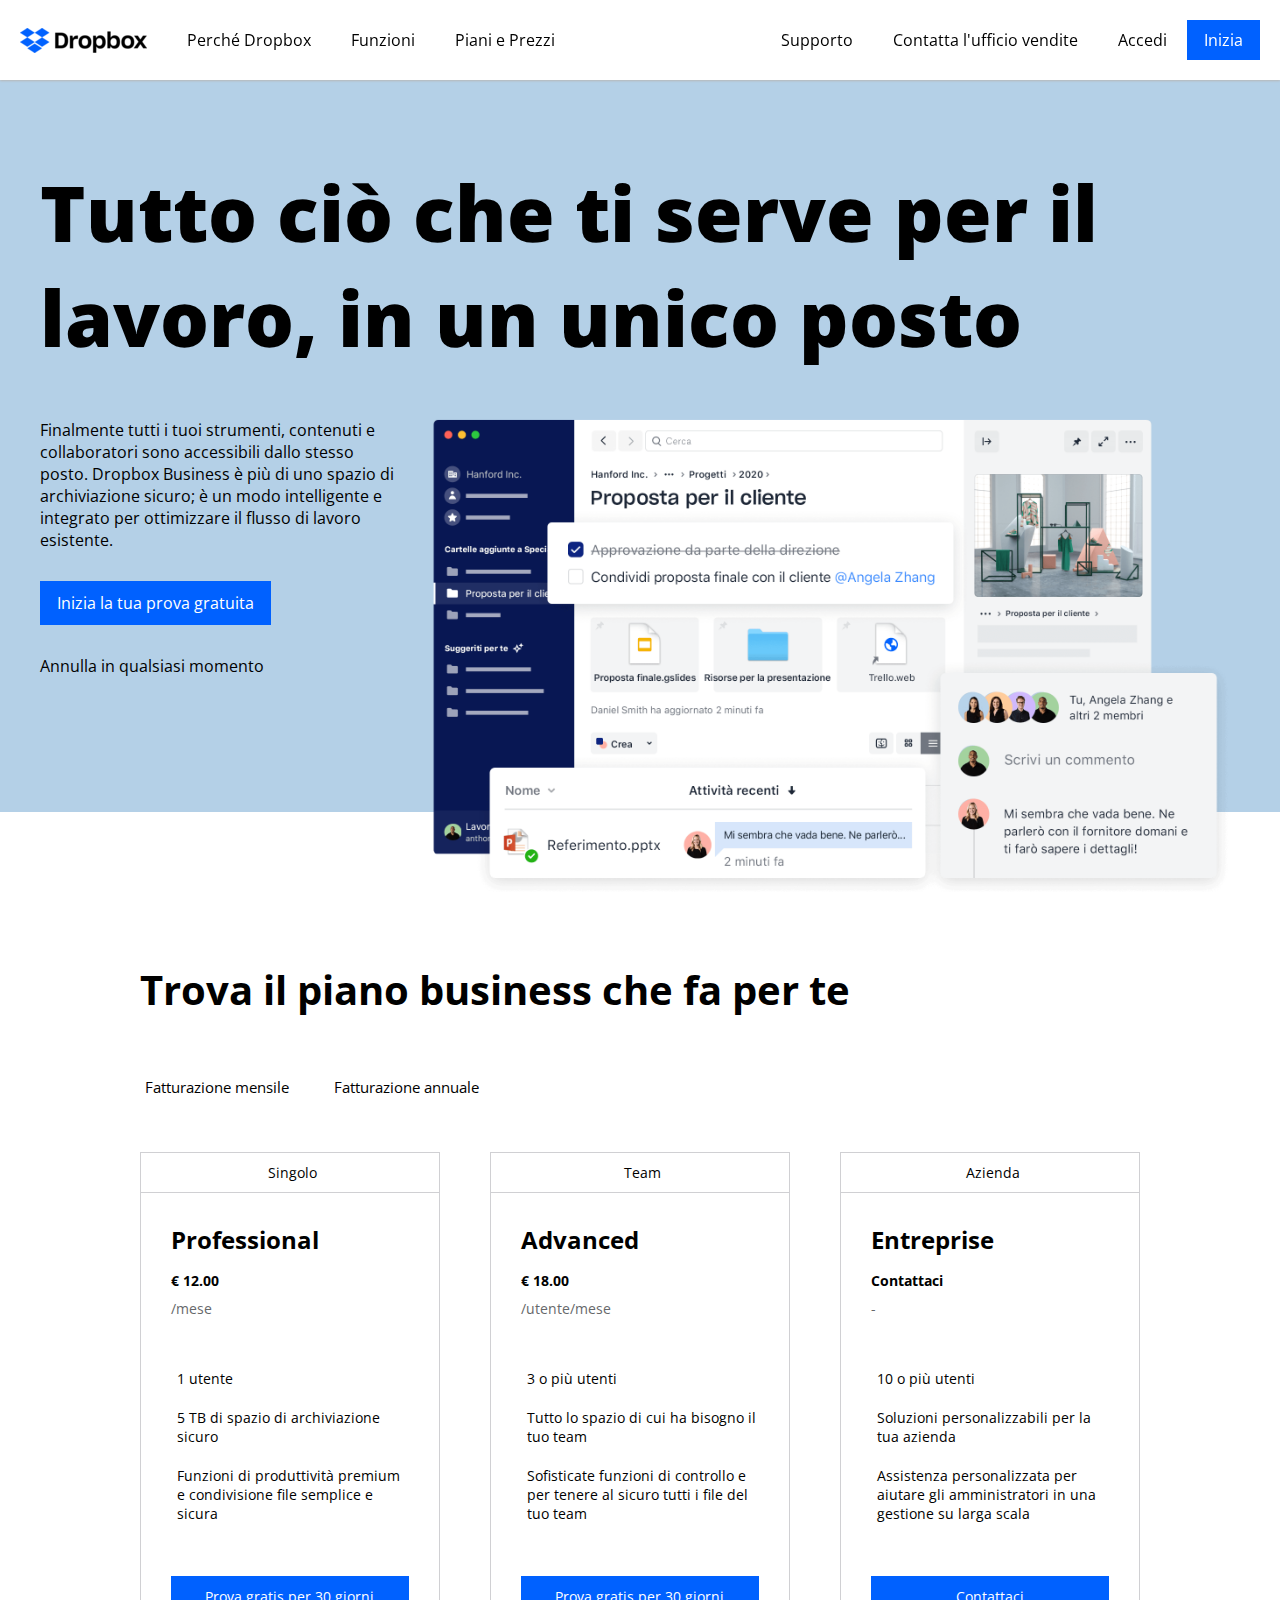
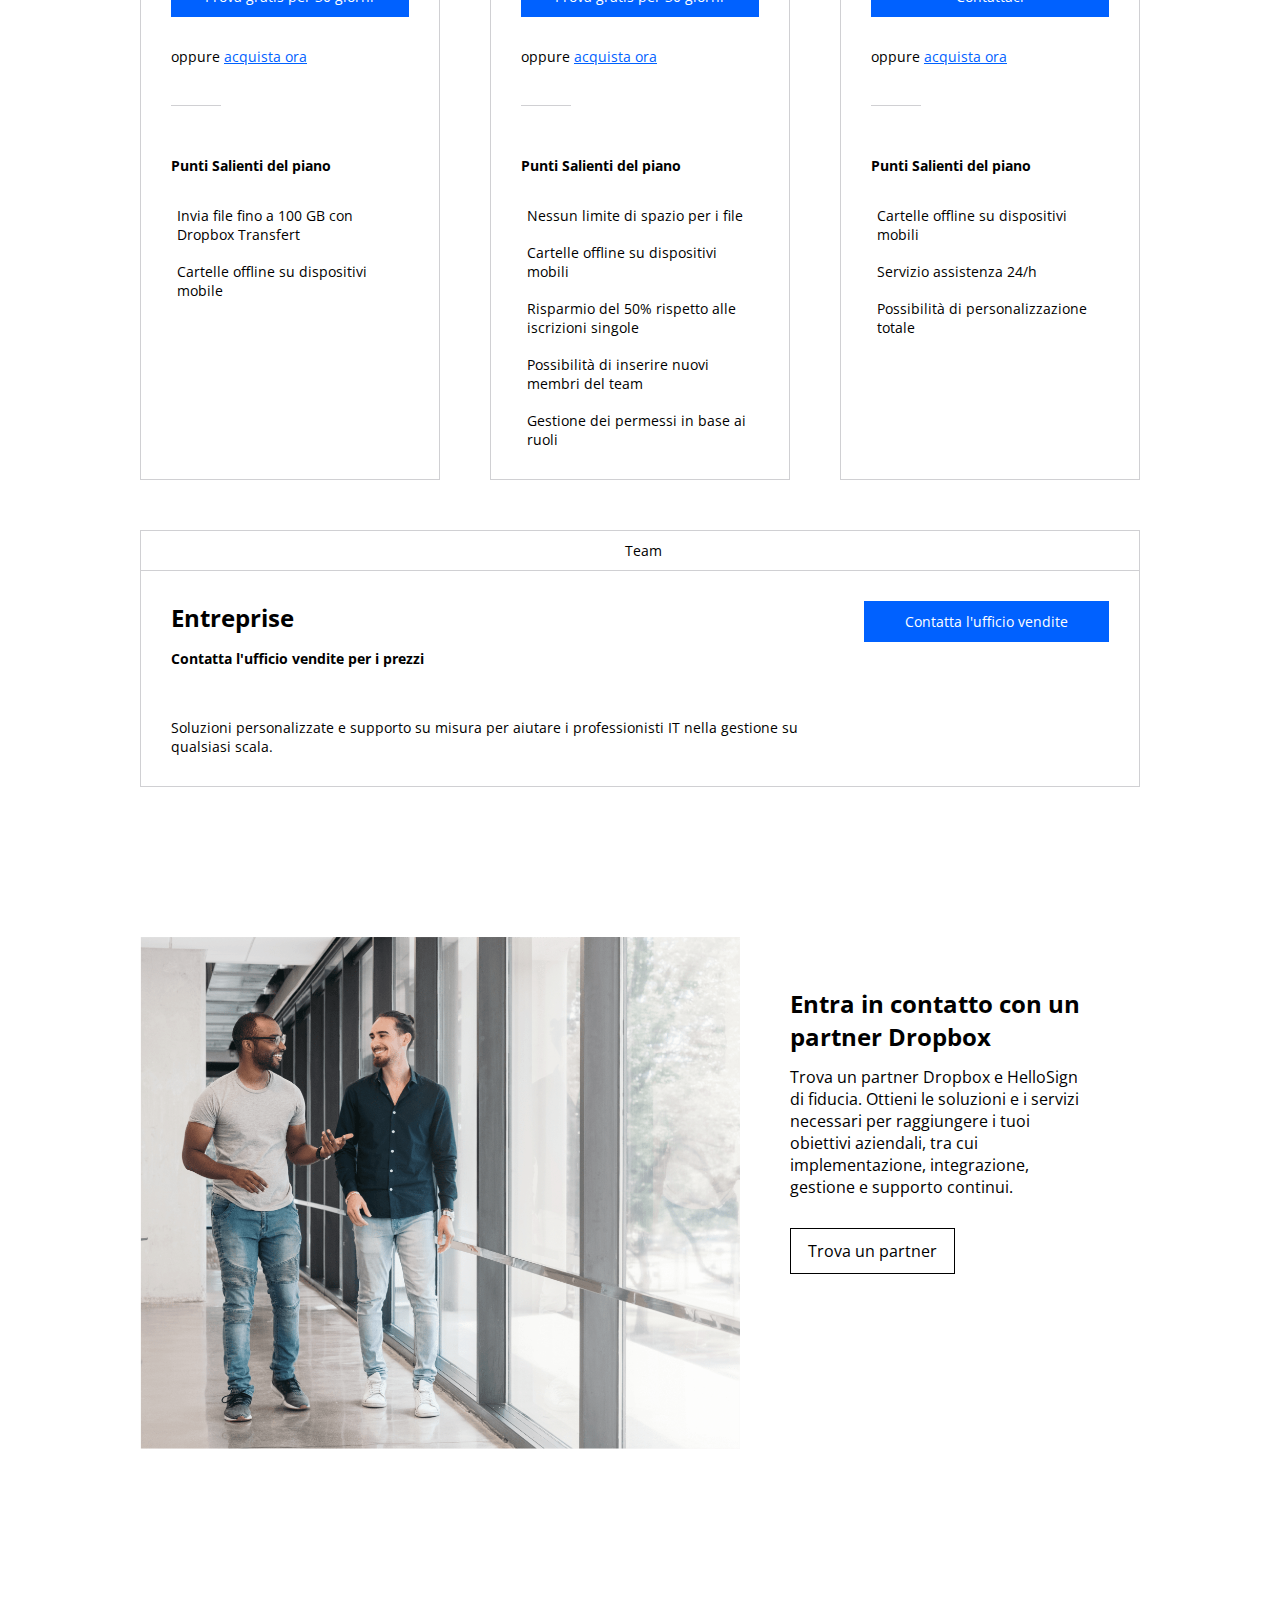
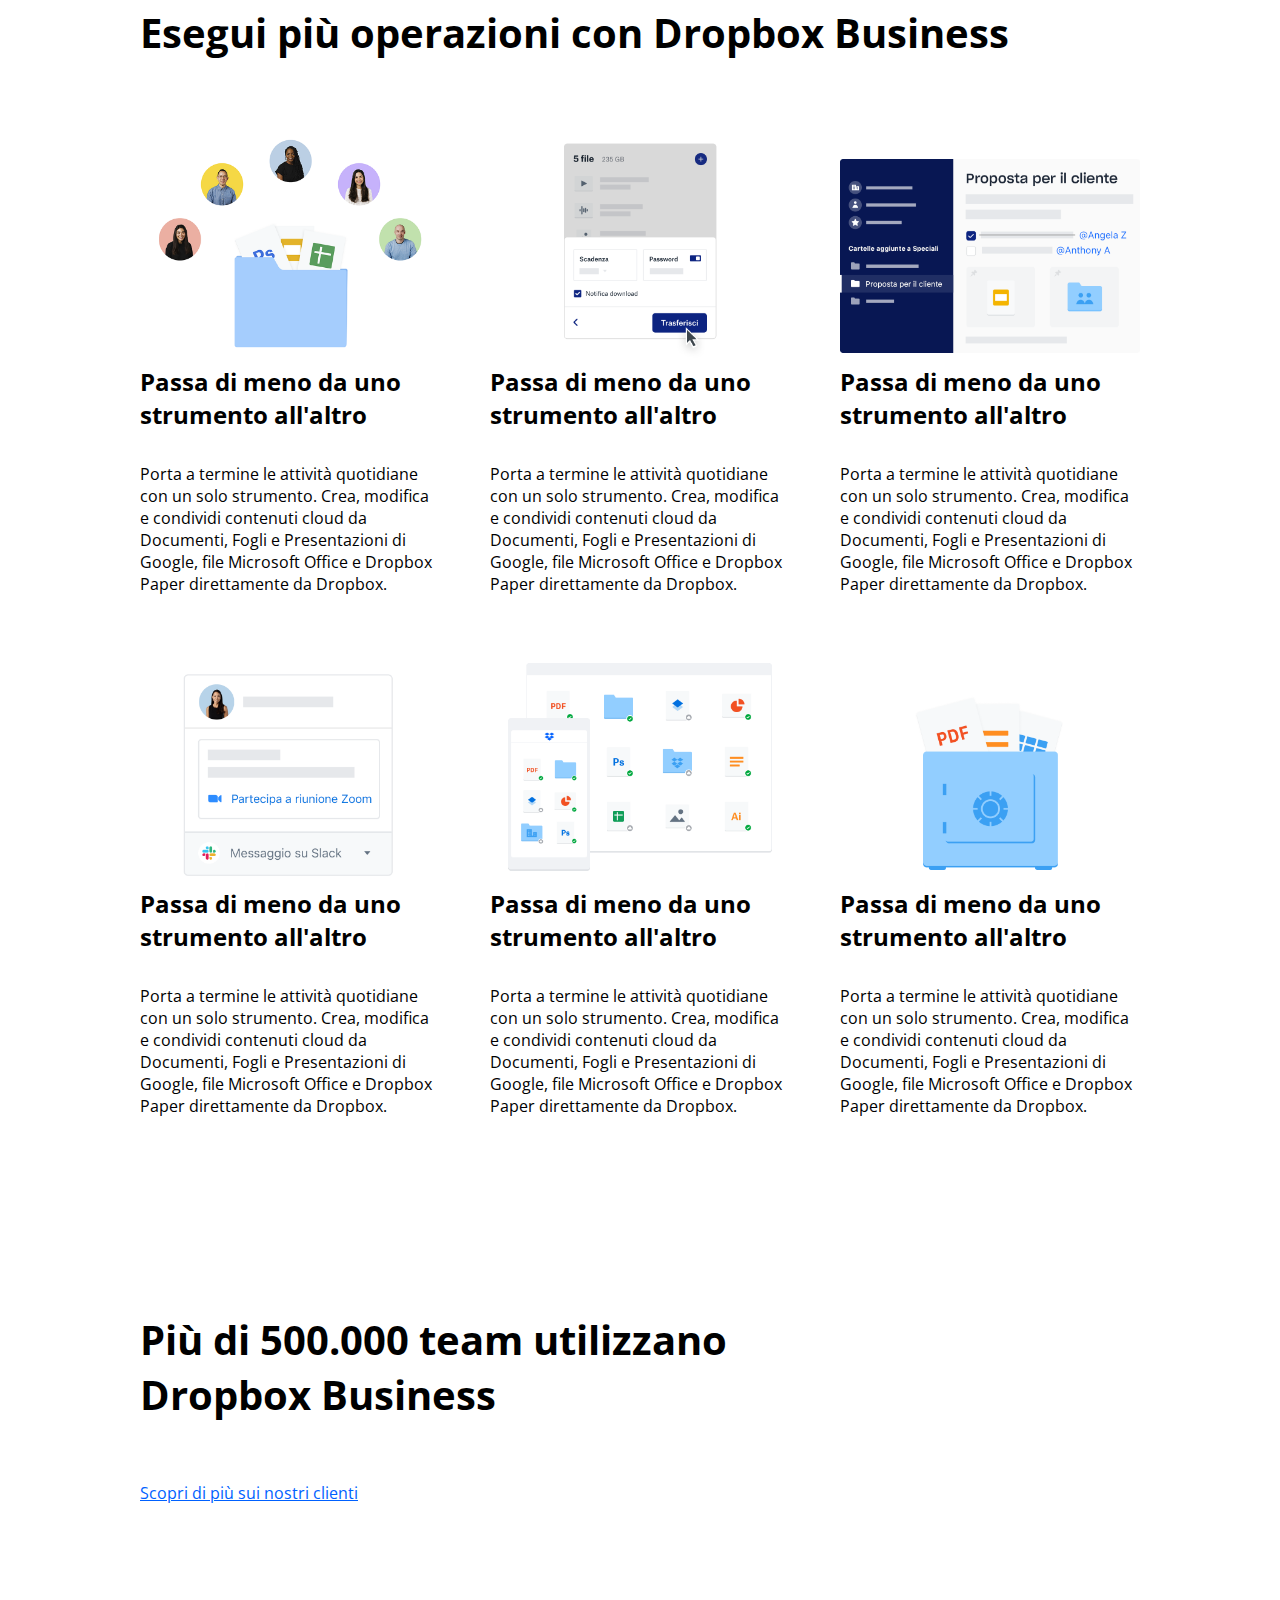
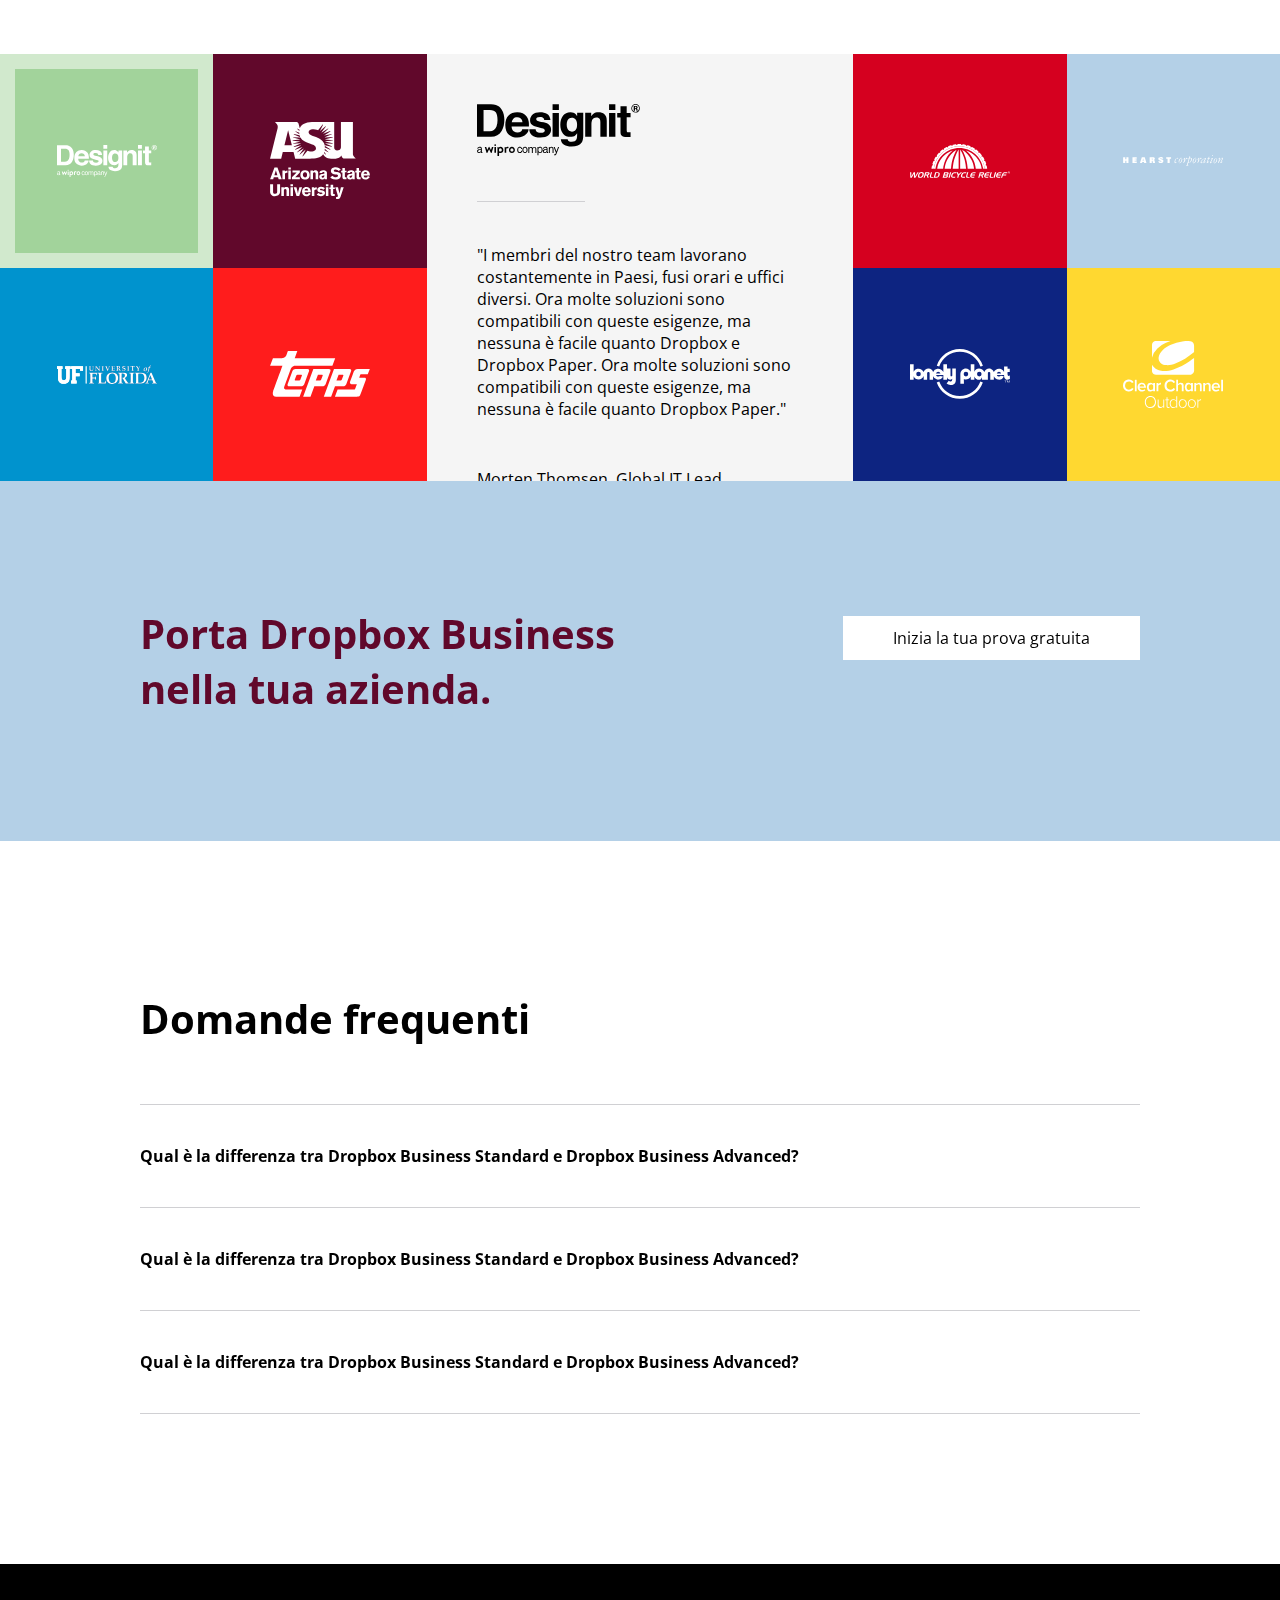
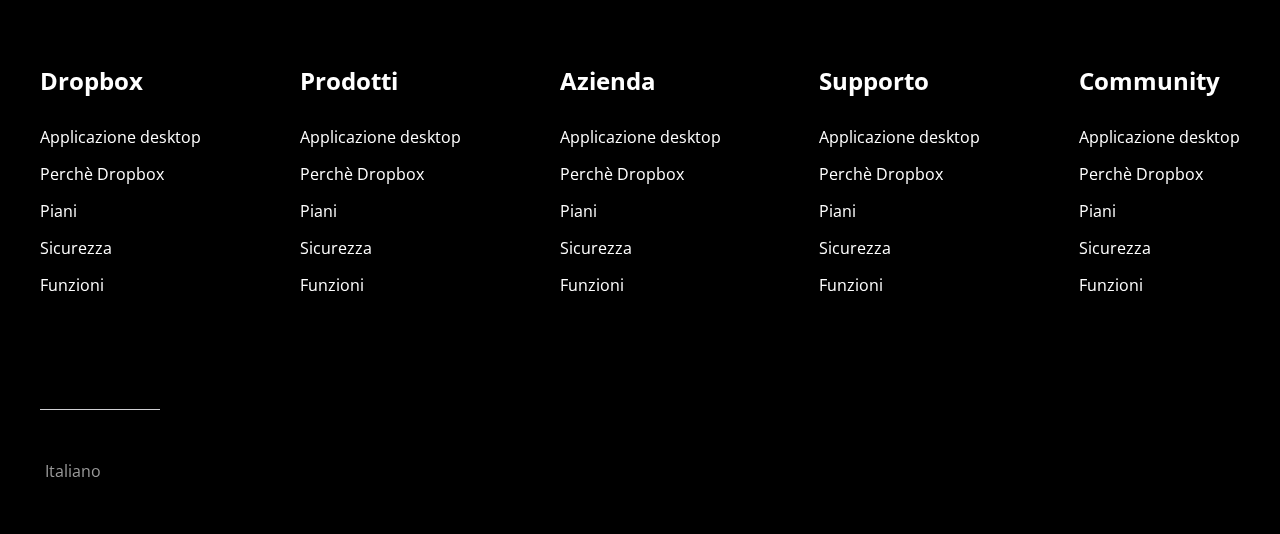
<file: index.html>
<!DOCTYPE html>
<html lang="en">

<head>

    <meta charset="UTF-8">
    <meta name="viewport" content="width=device-width, initial-scale=1.0">

    <!-- Import Fonts -->
    <!-- Font Awesome -->
    <link rel="stylesheet" href="https://cdnjs.cloudflare.com/ajax/libs/font-awesome/6.4.2/css/all.min.css"
        integrity="sha512-z3gLpd7yknf1YoNbCzqRKc4qyor8gaKU1qmn+CShxbuBusANI9QpRohGBreCFkKxLhei6S9CQXFEbbKuqLg0DA=="
        crossorigin="anonymous" referrerpolicy="no-referrer" />
    <!-- /Font Awesome -->

    <!-- Open Sans -->
    <link rel="preconnect" href="https://fonts.googleapis.com">
    <link rel="preconnect" href="https://fonts.gstatic.com" crossorigin>
    <link
        href="https://fonts.googleapis.com/css2?family=Open+Sans:ital,wght@0,300;0,400;0,500;0,600;0,700;0,800;1,300;1,400;1,500;1,600;1,700;1,800&display=swap"
        rel="stylesheet">
    <!-- /Open Sans -->

    <!-- /Import Fonts -->

    <!-- Import CSS -->
    <link rel="stylesheet" href="css/style.css">
    <!-- /Import CSS -->

    <!-- Titolo scheda -->
    <title>Dropbox</title>
    <!-- /Titolo scheda -->

    <!-- Favicon -->
    <link rel="icon" href="img/dropbox-favicon.ico">
    <!-- Favicon -->


</head>

<body>

    <!-- Header -->
    <header>
        <!-- Container navbar -->
        <nav class="flex">
            <!-- Colonna sinistra navbar -->
            <div class="col-left flex">

                <!-- Logo sito -->
                <div class="logo">
                    <a href="index.html"><img src="img/logo-small.png" alt="Logo Dropbox"></a>
                </div>
                <!-- /Logo sito -->

                <!-- Link alle info del servizio -->
                <div class="info-links">
                    <ul class="flex">
                        <li><a href="#">Perché Dropbox</a></li>
                        <li><a href="#">Funzioni</a></li>
                        <li><a href="#">Piani e Prezzi</a></li>
                    </ul>
                </div>
                <!-- /Link alle info del servizio -->

            </div>
            <!-- /Colonna sinistra navbar -->

            <!-- Colonna destra navbar -->
            <div class="col-right flex">

                <!-- Link al supporto del servizio -->
                <div class="support-links">
                    <ul class="flex">
                        <li><a href="#">Supporto</a></li>
                        <li><a href="#">Contatta l'ufficio vendite</a></li>
                    </ul>
                </div>
                <!-- /Link al supporto del servizio -->

                <!-- Link e pulsante login -->
                <div class="login flex">
                    <ul class="flex">
                        <li><a href="login.html" class="sign-up">Accedi</a></li>
                        <li class="head-start-button"><button class="btn">Inizia</button></li>
                    </ul>
                </div>
                <!-- /Link e pulsante login -->
            </div>
            <!-- /Colonna destra navbar -->
        </nav>
        <!-- /Container Navbar -->


    </header>
    <!-- /Header -->

    <!-- Main -->
    <main>
        <!-- Sezione Jumbotron -->
        <section class="jumbotron-section">
            <!-- Jumbotron -->
            <div class="jumbotron container-big">

                <!-- Titolo -->
                <h1>Tutto ciò che ti serve per il lavoro, in un unico posto</h1>
                <!-- Titolo -->

                <!-- Parte interna jumbotron -->
                <div class="inside-jumbo flex">
                    <!-- Colonna sinistra -->
                    <div class="col-left flex">
                        <!-- Paragrafo jumbo -->
                        <p>Finalmente tutti i tuoi strumenti, contenuti e collaboratori sono accessibili dallo stesso
                            posto.
                            Dropbox Business è più di uno spazio di archiviazione sicuro; è un modo intelligente e
                            integrato
                            per ottimizzare il flusso di lavoro esistente.
                        </p>
                        <!-- /Paragrafo jumbo -->


                        <!-- Bottone trial -->
                        <button class="btn trial">Inizia la tua prova gratuita</button>
                        <!-- /Bottone trial -->

                        <div>Annulla in qualsiasi momento</div>
                        <div><i class="fa-solid fa-arrow-down"></i></div>
                    </div>
                    <!-- Colonna sinistra -->

                    <!-- Colonna destra -->
                    <div class="col-right">

                        <!-- Immagine jumbo -->
                        <img src="img/jumbo.png" alt="Jumbotron">
                        <!-- /Immagine jumbo -->

                    </div>
                    <!-- /Colonna destra -->

                </div>
                <!-- /Parte interna jumbotron -->

            </div>
            <!-- /Jumbotron -->
        </section>
        <!-- /Sezione Jumbotron -->

        <!-- Sezione piani di abbonamento -->
        <section class="plans">
            <div class="container-small">
                <!-- Selezione mensile o annuale -->
                <h2>Trova il piano business che fa per te</h2>
                <div class="select-plan flex">
                    <span class="monthly-plan"><i class="fa-solid fa-circle-dot"></i>Fatturazione mensile</span>
                    <span class="yearly-plan"><i class="fa-regular fa-circle"></i>Fatturazione annuale</span>
                </div>
                <!-- /Selezione mensile o annuale -->

                <!-- Griglia diversi piani di abbonamento -->
                <div class="grid flex">
                    <!-- Colonna piani di abbonamento -->
                    <div class="plans-column flex">

                        <!-- Header colonna -->
                        <div class="plan-header">
                            <span><i class="fa-solid fa-user"></i>Singolo</span>
                        </div>
                        <!-- /Header colonna -->

                        <!-- Body colonna -->
                        <div class="plan-body flex">
                            <!-- Info piano -->

                            <!-- Nome piano -->
                            <h3>Professional</h3>
                            <!-- /Nome piano -->

                            <!-- Prezzo piano -->
                            <span class="plan-price">€ 12.00</span>
                            <!-- Prezzo piano -->

                            <!-- Frequenza piano -->
                            <span class="plan-duration">/mese</span>
                            <!-- Frequenza piano -->

                            <!-- Lista delle caratteristiche -->
                            <ul class="plan-features-list flex">

                                <!-- Numero utenti massimi -->
                                <li class="plan-users flex">
                                    <i class="fa-solid fa-user"></i>
                                    <span>1 utente</span>
                                </li>
                                <!-- Numero utenti massimi -->

                                <!-- Capacità archiviazione -->
                                <li class="plan-capacity flex">
                                    <i class="fa-solid fa-folder"></i>
                                    <span>5 TB di spazio di archiviazione
                                        sicuro</span>
                                </li>
                                <!-- Capacità archiviazione -->

                                <!-- Main feature del piano -->
                                <li class="plan-features flex">
                                    <i class="fa-solid fa-share-nodes"></i>
                                    <span>Funzioni di
                                        produttività premium e condivisione file
                                        semplice e sicura</span>
                                </li>
                                <!-- Main feature del piano -->

                            </ul>
                            <!-- Lista delle caratteristiche -->

                            <!-- /Info piano -->

                            <!-- Bottone di trial -->
                            <button class="btn">Prova gratis per 30 giorni</button>
                            <span class="plan-buy-now">oppure <a href="#">acquista ora</a></span>
                            <!-- Bottone di trial -->

                            <!-- Separatore grafico -->
                            <hr>
                            <!-- /Separatore grafico -->

                            <!-- Punti salienti del piano -->
                            <div class="plan-recap-list">
                                <h4>Punti Salienti del piano</h4>
                                <ul class="flex">
                                    <li class="flex">
                                        <i class="fa-solid fa-check"></i>
                                        <span>Invia file fino a 100 GB con Dropbox Transfert</span>
                                    </li>
                                    <li class="flex">
                                        <i class="fa-solid fa-check"></i>
                                        <span>Cartelle offline su dispositivi mobile</span>
                                    </li>
                                </ul>
                            </div>
                            <!-- /Punti salienti del piano -->



                        </div>
                        <!-- /Body colonna -->

                    </div>
                    <!-- /Colonna piani di abbonamento -->

                    <!-- Colonna piani di abbonamento -->
                    <div class="plans-column flex">

                        <!-- Header colonna -->
                        <div class="plan-header">
                            <span><i class="fa-solid fa-users"></i>Team</span>
                        </div>
                        <!-- /Header colonna -->

                        <!-- Body colonna -->
                        <div class="plan-body flex">
                            <!-- Info piano -->

                            <!-- Nome piano -->
                            <h3>Advanced</h3>
                            <!-- /Nome piano -->

                            <!-- Prezzo piano -->
                            <span class="plan-price">€ 18.00</span>
                            <!-- Prezzo piano -->

                            <!-- Frequenza piano -->
                            <span class="plan-duration">/utente/mese</span>
                            <!-- Frequenza piano -->

                            <!-- Lista delle caratteristiche -->
                            <ul class="plan-features-list flex">

                                <!-- Numero utenti massimi -->
                                <li class="plan-users flex">
                                    <i class="fa-solid fa-users"></i>
                                    <span>3 o più utenti</span>
                                </li>
                                <!-- Numero utenti massimi -->

                                <!-- Capacità archiviazione -->
                                <li class="plan-capacity flex">
                                    <i class="fa-solid fa-folder"></i>
                                    <span>Tutto lo spazio di cui ha bisogno il tuo team</span>
                                </li>
                                <!-- Capacità archiviazione -->

                                <!-- Main feature del piano -->
                                <li class="plan-features flex">
                                    <i class="fa-solid fa-share-nodes"></i>
                                    <span>Sofisticate funzioni di controllo e per tenere al sicuro tutti i file del tuo
                                        team</span>
                                </li>
                                <!-- Main feature del piano -->

                            </ul>
                            <!-- Lista delle caratteristiche -->

                            <!-- /Info piano -->

                            <!-- Bottone di trial -->
                            <button class="btn">Prova gratis per 30 giorni</button>
                            <span class="plan-buy-now">oppure <a href="#">acquista ora</a></span>
                            <!-- Bottone di trial -->

                            <!-- Separatore grafico -->
                            <hr>
                            <!-- /Separatore grafico -->

                            <!-- Punti salienti del piano -->
                            <div class="plan-recap-list">
                                <h4>Punti Salienti del piano</h4>
                                <ul class="flex">
                                    <li class="flex">
                                        <i class="fa-solid fa-check"></i>
                                        <span>Nessun limite di spazio per i file</span>
                                    </li>
                                    <li class="flex">
                                        <i class="fa-solid fa-check"></i>
                                        <span>Cartelle offline su dispositivi mobili</span>
                                    </li>
                                    <li class="flex">
                                        <i class="fa-solid fa-check"></i>
                                        <span>Risparmio del 50% rispetto alle iscrizioni singole</span>
                                    </li>
                                    <li class="flex">
                                        <i class="fa-solid fa-check"></i>
                                        <span>Possibilità di inserire nuovi membri del team</span>
                                    </li>
                                    <li class="flex">
                                        <i class="fa-solid fa-check"></i>
                                        <span>Gestione dei permessi in base ai ruoli</span>
                                    </li>
                                </ul>
                            </div>
                            <!-- /Punti salienti del piano -->



                        </div>
                        <!-- /Body colonna -->

                    </div>
                    <!-- /Colonna piani di abbonamento -->

                    <!-- Colonna piani di abbonamento -->
                    <div class="plans-column flex">

                        <!-- Header colonna -->
                        <div class="plan-header">
                            <span><i class="fa-solid fa-building"></i>Azienda</span>
                        </div>
                        <!-- /Header colonna -->

                        <!-- Body colonna -->
                        <div class="plan-body flex">
                            <!-- Info piano -->

                            <!-- Nome piano -->
                            <h3>Entreprise</h3>
                            <!-- /Nome piano -->

                            <!-- Prezzo piano -->
                            <span class="plan-price">Contattaci</span>
                            <!-- Prezzo piano -->

                            <!-- Frequenza piano -->
                            <span class="plan-duration">-</span>
                            <!-- Frequenza piano -->

                            <!-- Lista delle caratteristiche -->
                            <ul class="plan-features-list flex">

                                <!-- Numero utenti massimi -->
                                <li class="plan-users flex">
                                    <i class="fa-solid fa-user"></i>
                                    <span>10 o più utenti</span>
                                </li>
                                <!-- Numero utenti massimi -->

                                <!-- Capacità archiviazione -->
                                <li class="plan-capacity flex">
                                    <i class="fa-solid fa-folder"></i>
                                    <span>Soluzioni personalizzabili per la tua azienda</span>
                                </li>
                                <!-- Capacità archiviazione -->

                                <!-- Main feature del piano -->
                                <li class="plan-features flex">
                                    <i class="fa-solid fa-share-nodes"></i>
                                    <span>Assistenza personalizzata per aiutare gli amministratori in una gestione su
                                        larga
                                        scala</span>
                                </li>
                                <!-- Main feature del piano -->

                            </ul>
                            <!-- Lista delle caratteristiche -->

                            <!-- /Info piano -->

                            <!-- Bottone di trial -->
                            <button class="btn">Contattaci</button>
                            <span class="plan-buy-now">oppure <a href="#">acquista ora</a></span>
                            <!-- Bottone di trial -->

                            <!-- Separatore grafico -->
                            <hr>
                            <!-- /Separatore grafico -->

                            <!-- Punti salienti del piano -->
                            <div class="plan-recap-list">
                                <h4>Punti Salienti del piano</h4>
                                <ul class="flex">
                                    <li class="flex">
                                        <i class="fa-solid fa-check"></i>
                                        <span>Cartelle offline su dispositivi mobili</span>
                                    </li>
                                    <li class="flex">
                                        <i class="fa-solid fa-check"></i>
                                        <span>Servizio assistenza 24/h</span>
                                    </li>
                                    <li class="flex">
                                        <i class="fa-solid fa-check"></i>
                                        <span>Possibilità di personalizzazione totale</span>
                                    </li>
                                </ul>
                            </div>
                            <!-- /Punti salienti del piano -->
                        </div>
                        <!-- /Body colonna -->
                    </div>
                    <!-- /Colonna piani di abbonamento -->

                </div>
                <!-- /Colonna piani di abbonamento -->

                <!-- Colonna piani di abbonamento -->
                <div class="plans-column row">

                    <!-- Header colonna -->
                    <div class="plan-header">
                        <span><i class="fa-solid fa-building"></i>Team</span>
                    </div>
                    <!-- /Header colonna -->

                    <!-- Body colonna -->
                    <div class="plan-body row">

                        <!-- Colonna sinistra piano orizzontale -->
                        <div class="plan col-left flex">
                            <!-- Info piano -->

                            <!-- Nome piano -->
                            <h3>Entreprise</h3>
                            <!-- /Nome piano -->

                            <!-- Prezzo piano -->
                            <span class="plan-price">Contatta l'ufficio vendite per i prezzi</span>
                            <!-- Prezzo piano -->

                            <!-- Lista delle caratteristiche -->
                            <span class="team-feature"> Soluzioni personalizzate e supporto su misura per aiutare i
                                professionisti IT nella gestione su qualsiasi scala.</span>
                            <!-- Lista delle caratteristiche -->

                            <!-- /Info piano -->
                        </div>
                        <!-- /Colonna sinistra piano orizzontale -->

                        <!-- Colonna destra piano orizzontale -->
                        <div class="plan col-right">
                            <!-- Bottone di trial -->
                            <button class="btn">Contatta l'ufficio vendite</button>
                            <!-- Bottone di trial -->
                        </div>
                        <!-- /Colonna destra piano orizzontale -->


                    </div>
                    <!-- /Body colonna -->
                </div>
                <!-- /Colonna piani di abbonamento -->


            </div>
            <!-- /Griglia diversi piani di abbonamento -->


        </section>
        <!-- /Sezione piani di abbonamento -->

        <!-- Sezione cerca un partner -->
        <section class="find-a-partner">
            <div class="container-small">

                <!-- Grid sezione partner -->
                <div class="partner-grid flex">

                    <!-- Colonna sinistra -->
                    <div class="col-left">
                        <img src="img/partner.png" alt="Due colleghi che passeggiano">
                    </div>
                    <!-- /Colonna sinistra -->

                    <!-- Colonna destra -->
                    <div class="col-right">

                        <!-- Titolo -->
                        <h3>Entra in contatto con un partner Dropbox</h3>
                        <!-- /Titolo -->

                        <!-- Descrizione -->
                        <p>Trova un partner Dropbox e HelloSign di fiducia. Ottieni le soluzioni e i servizi
                            necessari per raggiungere i tuoi obiettivi aziendali, tra cui implementazione, integrazione,
                            gestione e supporto continui.</p>
                        <!-- Descrizione -->

                        <!-- Bottone trova un partner -->
                        <div class="btn">Trova un partner</div>
                        <!-- /Bottone trova un partner -->
                    </div>
                    <!-- Colonna /destra -->
                </div>
                <!-- /Grid sezione partner -->
            </div>
        </section>
        <!-- /Sezione cerca un partner -->

        <!-- Sezione funzionalità multitask dropbox -->
        <section class="multitask">
            <div class="container-small">
                <!-- Titolo sezione -->
                <h2>Esegui più operazioni con Dropbox Business</h2>
                <!-- /Titolo sezione -->

                <!-- Griglia multitasking -->
                <div class="grid flex">
                    <!-- Singolo elemento griglia -->
                    <div class="multitask-element">

                        <!-- Immagine elemento -->
                        <img src="img/business-feature-switching-tools.png" alt="Switching tools">
                        <!-- /Immagine elemento -->

                        <!-- Titolo elemento -->
                        <h3>Passa di meno da uno strumento all'altro</h3>
                        <!-- /Titolo elemento -->

                        <!-- Descrizione elemento -->
                        <p>Porta a termine le attività quotidiane con un solo strumento. Crea, modifica e condividi
                            contenuti cloud da Documenti, Fogli e Presentazioni di Google, file Microsoft Office e
                            Dropbox Paper direttamente da Dropbox.</p>
                        <!-- /Descrizione elemento -->

                    </div>
                    <!-- /Singolo elemento griglia -->

                    <!-- Singolo elemento griglia -->
                    <div class="multitask-element">

                        <!-- Immagine elemento -->
                        <img src="img/business-feature-send-files-it.png" alt="Send files">
                        <!-- /Immagine elemento -->

                        <!-- Titolo elemento -->
                        <h3>Passa di meno da uno strumento all'altro</h3>
                        <!-- /Titolo elemento -->

                        <!-- Descrizione elemento -->
                        <p>Porta a termine le attività quotidiane con un solo strumento. Crea, modifica e condividi
                            contenuti cloud da Documenti, Fogli e Presentazioni di Google, file Microsoft Office e
                            Dropbox Paper direttamente da Dropbox.</p>
                        <!-- /Descrizione elemento -->

                    </div>
                    <!-- /Singolo elemento griglia -->

                    <!-- Singolo elemento griglia -->
                    <div class="multitask-element">

                        <!-- Immagine elemento -->
                        <img src="img/business-feature-coordinate-it.png" alt="Coordinate">
                        <!-- /Immagine elemento -->

                        <!-- Titolo elemento -->
                        <h3>Passa di meno da uno strumento all'altro</h3>
                        <!-- /Titolo elemento -->

                        <!-- Descrizione elemento -->
                        <p>Porta a termine le attività quotidiane con un solo strumento. Crea, modifica e condividi
                            contenuti cloud da Documenti, Fogli e Presentazioni di Google, file Microsoft Office e
                            Dropbox Paper direttamente da Dropbox.
                        </p>
                        <!-- /Descrizione elemento -->

                    </div>
                    <!-- /Singolo elemento griglia -->

                    <!-- Singolo elemento griglia -->
                    <div class="multitask-element">

                        <!-- Immagine elemento -->
                        <img src="img/business-feature-integrations-it.png" alt="Integrations">
                        <!-- /Immagine elemento -->

                        <!-- Titolo elemento -->
                        <h3>Passa di meno da uno strumento all'altro</h3>
                        <!-- /Titolo elemento -->

                        <!-- Descrizione elemento -->
                        <p>Porta a termine le attività quotidiane con un solo strumento. Crea, modifica e condividi
                            contenuti cloud da Documenti, Fogli e Presentazioni di Google, file Microsoft Office e
                            Dropbox Paper direttamente da Dropbox.</p>
                        <!-- /Descrizione elemento -->

                    </div>
                    <!-- /Singolo elemento griglia -->

                    <!-- Singolo elemento griglia -->
                    <div class="multitask-element">

                        <!-- Immagine elemento -->
                        <img src="img/business-feature-multi-device.png" alt="Multi Device">
                        <!-- /Immagine elemento -->

                        <!-- Titolo elemento -->
                        <h3>Passa di meno da uno strumento all'altro</h3>
                        <!-- /Titolo elemento -->

                        <!-- Descrizione elemento -->
                        <p>Porta a termine le attività quotidiane con un solo strumento. Crea, modifica e condividi
                            contenuti cloud da Documenti, Fogli e Presentazioni di Google, file Microsoft Office e
                            Dropbox Paper direttamente da Dropbox.</p>
                        <!-- /Descrizione elemento -->

                    </div>
                    <!-- /Singolo elemento griglia -->

                    <!-- Singolo elemento griglia -->
                    <div class="multitask-element">

                        <!-- Immagine elemento -->
                        <img src="img/business-feature-security.png" alt="Security">
                        <!-- /Immagine elemento -->

                        <!-- Titolo elemento -->
                        <h3>Passa di meno da uno strumento all'altro</h3>
                        <!-- /Titolo elemento -->

                        <!-- Descrizione elemento -->
                        <p>Porta a termine le attività quotidiane con un solo strumento. Crea, modifica e condividi
                            contenuti cloud da Documenti, Fogli e Presentazioni di Google, file Microsoft Office e
                            Dropbox Paper direttamente da Dropbox.</p>
                        <!-- /Descrizione elemento -->

                    </div>
                    <!-- /Singolo elemento griglia -->



                </div>
                <!-- /Griglia multitasking -->

            </div>
        </section>
        <!-- /Sezione funzionalità multitask dropbox -->

        <!-- Sezione testimonianze dei clienti -->
        <section class="customers-reviews">
            <div class="container-small">

                <!-- Box per modificare proprietà di width senza compromettere la centratura della sezione -->
                <div class="box">

                    <!-- Titolo -->
                    <h2>Più di 500.000 team utilizzano Dropbox Business</h2>
                    <!-- /Titolo -->

                    <!-- Call to action -->
                    <div class="call-to-action">
                        <a href="#">Scopri di più sui nostri clienti</a>
                    </div>
                    <!-- /Call to action -->

                </div>
                <!-- /Box per modificare proprietà di width senza compromettere la centratura della sezione -->
            </div>

            <!-- Contenitore loghi businesses -->
            <div class="grid flex">

                <!-- Colonna sinistra -->
                <div class="col-left flex">
                    <div class="element design-it flex">
                        <img src="img/designit-white.svg" alt="Design-It">
                    </div>
                    <div class="element asu flex">
                        <img src="img/arizona_state_university.svg" alt="Arizona State University">
                    </div>
                    <div class="element uf flex">
                        <img src="img/university_of_florida.svg" alt="University of Florida">
                    </div>
                    <div class="element topps flex">
                        <img src="img/topps.svg" alt="Topps">
                    </div>
                </div>
                <!-- /Colonna sinistra -->

                <!-- Colonna centrale -->
                <div class="col-center">
                    <div class="element design-it">

                        <!-- Logo -->
                        <img src="img/designit.svg" alt="Design-It">
                        <!-- /Logo -->

                        <!-- Separatore -->
                        <hr>
                        <!-- /Separatore -->

                        <!-- Testimonianza -->
                        <p>"I membri del nostro team lavorano costantemente in Paesi, fusi orari e uffici diversi. Ora
                            molte soluzioni sono compatibili con queste esigenze, ma nessuna è facile quanto Dropbox e
                            Dropbox Paper. Ora molte soluzioni sono compatibili con queste esigenze, ma nessuna è facile
                            quanto Dropbox Paper."</p>
                        <!-- /Testimonianza -->

                        <!-- Autore -->
                        <span>Morten Thomsen, Global IT Lead</span>
                        <!-- /Autore -->

                    </div>
                </div>
                <!-- /Colonna centrale -->

                <!-- Colonna destra -->
                <div class="col-right flex">
                    <div class="element wbr flex">
                        <img src="img/world_bicycle_relief.svg" alt="World Bicycle Relief">
                    </div>
                    <div class="element hearst flex">
                        <img src="img/hearst_corp.svg" alt="Hearst Corporation">
                    </div>
                    <div class="element lp flex">
                        <img src="img/lonely_planet.svg" alt="Lonely Planet">
                    </div>
                    <div class="element cco flex">
                        <img src="img/clear_channel.svg" alt="Clear Channel Outdoor">
                    </div>
                </div>
                <!-- /Colonna destra -->

            </div>
            <!-- /Contenitore loghi businesses -->

            <!-- Colonna fondo -->
            <div class="col-bottom ">
                <div class="container-small flex">

                    <!-- Colonna sinistra colonna fondo -->
                    <div class="col-left">

                        <!-- Call to action -->
                        <h2>Porta Dropbox Business nella tua azienda.</h2>
                        <!-- /Call to action -->

                    </div>
                    <!-- /Colonna sinistra colonna fondo -->

                    <!-- Colonna destra colonna fondo -->
                    <div class="col-right">

                        <!-- Bottone prova gratuita -->
                        <button class="btn">Inizia la tua prova gratuita</button>
                        <!-- /Bottone prova gratuita -->

                    </div>
                    <!-- /Colonna destra colonna fondo -->
                </div>

            </div>
            <!-- /Colonna fondo -->

        </section>
        <!-- /Sezione testimonianze dei clienti -->

        <!-- Sezione FAQ -->
        <section class="faq">
            <div class="container-small">

                <!-- Titolo -->
                <div class="section-title">
                    <h2>Domande frequenti</h2>
                </div>
                <!-- Titolo -->

                <!-- Separatore -->
                <hr>
                <!-- /Separatore -->

                <!-- Box delle domande -->
                <div class="question-box">
                    <!-- Contenitore singola domanda -->
                    <div class="question-container flex">

                        <!-- Domanda -->
                        <div class="question">
                            <h4>Qual è la differenza tra Dropbox Business Standard e Dropbox Business Advanced?</h4>
                        </div>
                        <!-- /Domanda -->

                        <!-- Chevron -->
                        <i class="fa-solid fa-chevron-down"></i>
                        <!-- /Chevron -->

                        <!-- Risposta nascosta -->
                        <div class="faq-answer">
                            Standard offre ai team 5000 GB di spazio di archiviazione con strumenti di sicurezza,
                            condivisione e collaborazione
                            facili da usare. Advanced parte da 15 TB di spazio di archiviazione per team, oltre a solidi
                            controlli di sicurezza e
                            avvisi.
                        </div>
                        <!-- /Risposta nascosta -->

                    </div>
                    <!-- Contenitore singola domanda -->
                </div>
                <!-- /Box delle domande -->
                <!-- Separatore -->
                <hr>
                <!-- /Separatore -->

                <!-- Box delle domande -->
                <div class="question-box">
                    <!-- Contenitore singola domanda -->
                    <div class="question-container flex">

                        <!-- Domanda -->
                        <div class="question">
                            <h4>Qual è la differenza tra Dropbox Business Standard e Dropbox Business Advanced?</h4>
                        </div>
                        <!-- /Domanda -->

                        <!-- Chevron -->
                        <i class="fa-solid fa-chevron-down"></i>
                        <!-- /Chevron -->

                        <!-- Risposta nascosta -->
                        <div class="faq-answer">
                            Standard offre ai team 5000 GB di spazio di archiviazione con strumenti di sicurezza,
                            condivisione e collaborazione
                            facili da usare. Advanced parte da 15 TB di spazio di archiviazione per team, oltre a solidi
                            controlli di sicurezza e
                            avvisi.
                        </div>
                        <!-- /Risposta nascosta -->

                    </div>
                    <!-- Contenitore singola domanda -->
                </div>
                <!-- /Box delle domande -->

                <!-- Separatore -->
                <hr>
                <!-- /Separatore -->

                <!-- Box delle domande -->
                <div class="question-box">
                    <!-- Contenitore singola domanda -->
                    <div class="question-container flex">

                        <!-- Domanda -->
                        <div class="question">
                            <h4>Qual è la differenza tra Dropbox Business Standard e Dropbox Business Advanced?</h4>
                        </div>
                        <!-- /Domanda -->

                        <!-- Chevron -->
                        <i class="fa-solid fa-chevron-down"></i>
                        <!-- /Chevron -->

                        <!-- Risposta nascosta -->
                        <div class="faq-answer">
                            Standard offre ai team 5000 GB di spazio di archiviazione con strumenti di sicurezza,
                            condivisione e collaborazione
                            facili da usare. Advanced parte da 15 TB di spazio di archiviazione per team, oltre a solidi
                            controlli di sicurezza e
                            avvisi.
                        </div>
                        <!-- /Risposta nascosta -->

                    </div>
                    <!-- Contenitore singola domanda -->
                </div>

                <!-- Separatore -->
                <hr>
                <!-- /Separatore -->

                <!-- /Box delle domande -->
            </div>
        </section>
        <!-- /Sezione FAQ -->
    </main>
    <!-- /Main -->

    <!-- Footer -->
    <footer>
        <!-- Contenitore footer -->
        <div class="container-big">
            <!-- Griglia colonne -->
            <div class="grid flex">
                <!-- Singola colonna -->
                <div class="column">

                    <!-- Titolo colonna -->
                    <div class="title">
                        <h3>Dropbox</h3>
                    </div>
                    <!-- /Titolo colonna -->

                    <!-- Lista link -->
                    <ul class="flex">
                        <li><a href="#">Applicazione desktop</a></li>
                        <li><a href="#">Perchè Dropbox</a></li>
                        <li><a href="#">Piani</a></li>
                        <li><a href="#">Sicurezza</a></li>
                        <li><a href="#">Funzioni</a></li>
                    </ul>
                    <!-- /Lista link -->

                </div>
                <!-- /Singola colonna -->

                <!-- Singola colonna -->
                <div class="column">

                    <!-- Titolo colonna -->
                    <div class="title">
                        <h3>Prodotti</h3>
                    </div>
                    <!-- /Titolo colonna -->

                    <!-- Lista link -->
                    <ul class="flex">
                        <li><a href="#">Applicazione desktop</a></li>
                        <li><a href="#">Perchè Dropbox</a></li>
                        <li><a href="#">Piani</a></li>
                        <li><a href="#">Sicurezza</a></li>
                        <li><a href="#">Funzioni</a></li>
                    </ul>
                    <!-- /Lista link -->

                </div>
                <!-- /Singola colonna -->

                <!-- Singola colonna -->
                <div class="column">

                    <!-- Titolo colonna -->
                    <div class="title">
                        <h3>Azienda</h3>
                    </div>
                    <!-- /Titolo colonna -->

                    <!-- Lista link -->
                    <ul class="flex">
                        <li><a href="#">Applicazione desktop</a></li>
                        <li><a href="#">Perchè Dropbox</a></li>
                        <li><a href="#">Piani</a></li>
                        <li><a href="#">Sicurezza</a></li>
                        <li><a href="#">Funzioni</a></li>
                    </ul>
                    <!-- /Lista link -->

                </div>
                <!-- /Singola colonna -->

                <!-- Singola colonna -->
                <div class="column">

                    <!-- Titolo colonna -->
                    <div class="title">
                        <h3>Supporto</h3>
                    </div>
                    <!-- /Titolo colonna -->

                    <!-- Lista link -->
                    <ul class="flex">
                        <li><a href="#">Applicazione desktop</a></li>
                        <li><a href="#">Perchè Dropbox</a></li>
                        <li><a href="#">Piani</a></li>
                        <li><a href="#">Sicurezza</a></li>
                        <li><a href="#">Funzioni</a></li>
                    </ul>
                    <!-- /Lista link -->

                </div>
                <!-- /Singola colonna -->

                <!-- Singola colonna -->
                <div class="column">

                    <!-- Titolo colonna -->
                    <div class="title">
                        <h3>Community</h3>
                    </div>
                    <!-- /Titolo colonna -->

                    <!-- Lista link -->
                    <ul class="flex">
                        <li><a href="#">Applicazione desktop</a></li>
                        <li><a href="#">Perchè Dropbox</a></li>
                        <li><a href="#">Piani</a></li>
                        <li><a href="#">Sicurezza</a></li>
                        <li><a href="#">Funzioni</a></li>
                    </ul>
                    <!-- /Lista link -->
                </div>
                <!-- /Singola colonna -->
            </div>
            <!-- /Griglia colonne -->

            <!-- Separatore -->
            <hr>
            <!-- /Separatore -->

            <!-- Selezione lingua -->
            <div class="language-selection">
                <i class="fa-solid fa-earth-americas"></i>

                <!-- Lingua corrente -->
                <span class="current-language">Italiano</span>
                <!-- Lingua corrente -->

                <a href=""><i class="fa-solid fa-caret-up"></i></a>
            </div>
            <!-- /Selezione lingua -->

        </div>
        <!-- /Contenitore footer -->

    </footer>
    <!-- /Footer -->

</body>

</html>
</file>
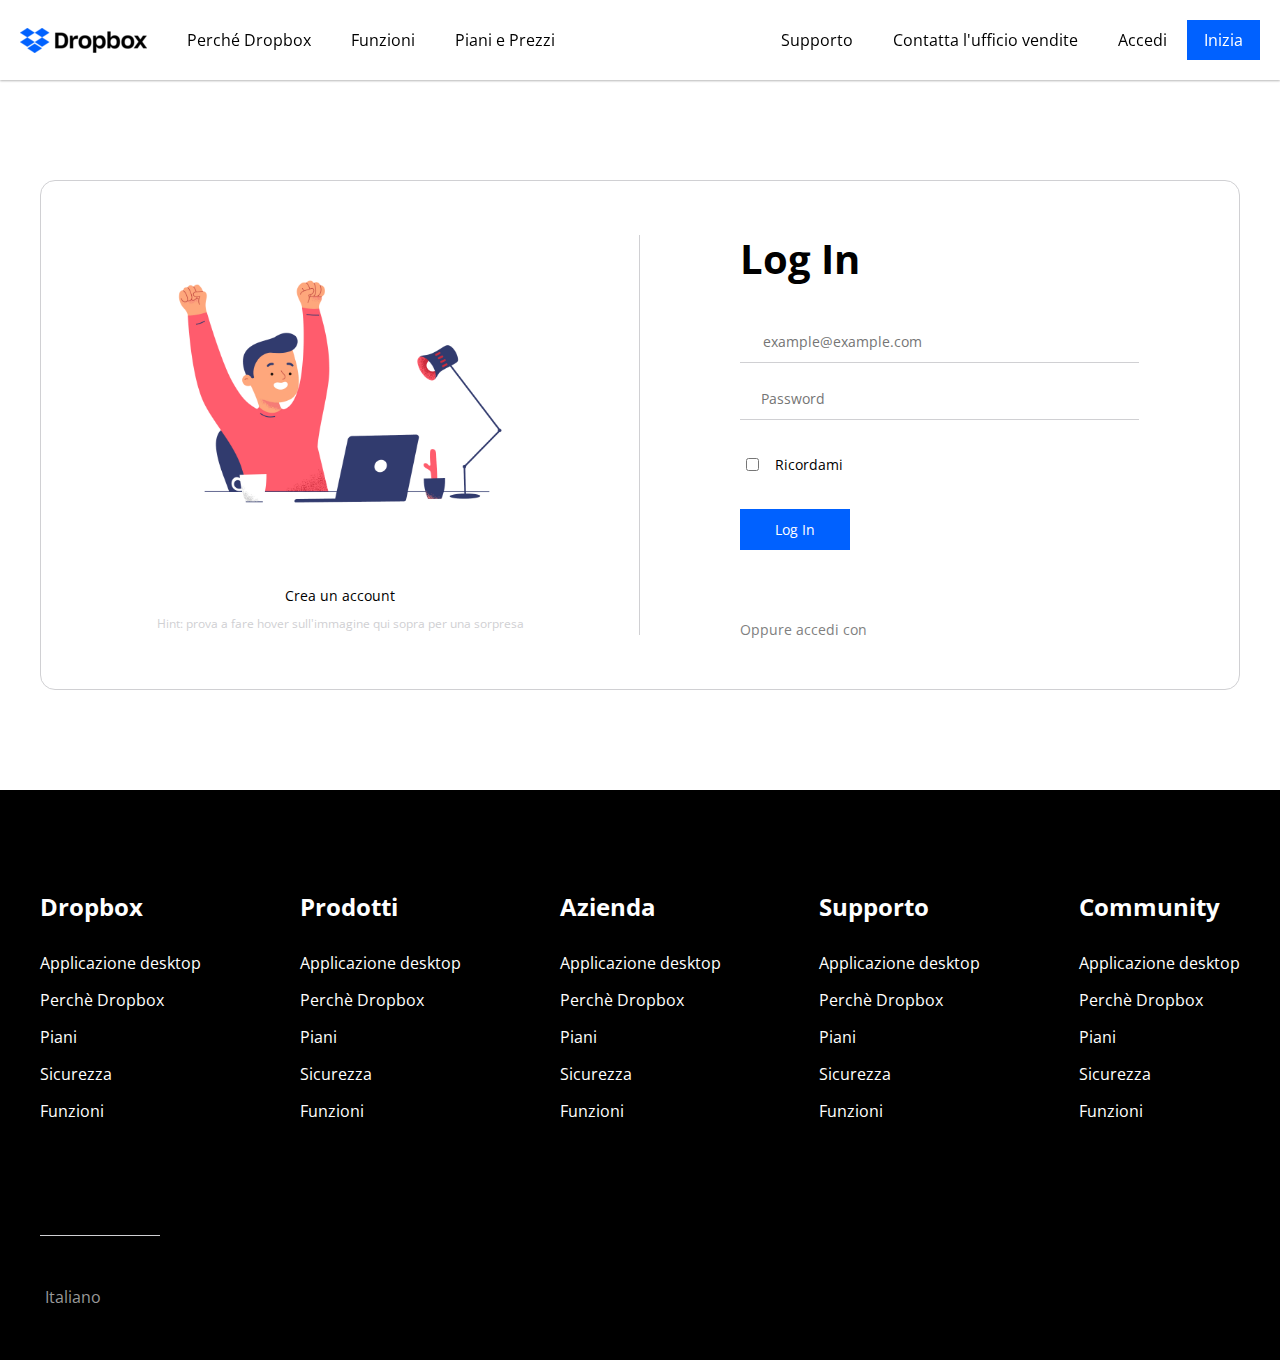
<file: login.html>
<!DOCTYPE html>
<html lang="en">

<head>

    <!-- Script nascondi password -->
    <script>
        function myPasswordf() {
            var x = document.getElementById("myPassword");
            if (x.type === "password") {
                x.type = "text";
            } else {
                x.type = "password";
            }
        }
    </script>
    <!-- /Script nascondi password -->


    <meta charset="UTF-8">
    <meta name="viewport" content="width=device-width, initial-scale=1.0">

    <!-- Import Fonts -->
    <!-- Font Awesome -->
    <link rel="stylesheet" href="https://cdnjs.cloudflare.com/ajax/libs/font-awesome/6.4.2/css/all.min.css"
        integrity="sha512-z3gLpd7yknf1YoNbCzqRKc4qyor8gaKU1qmn+CShxbuBusANI9QpRohGBreCFkKxLhei6S9CQXFEbbKuqLg0DA=="
        crossorigin="anonymous" referrerpolicy="no-referrer" />
    <!-- /Font Awesome -->

    <!-- Open Sans -->
    <link rel="preconnect" href="https://fonts.googleapis.com">
    <link rel="preconnect" href="https://fonts.gstatic.com" crossorigin>
    <link
        href="https://fonts.googleapis.com/css2?family=Open+Sans:ital,wght@0,300;0,400;0,500;0,600;0,700;0,800;1,300;1,400;1,500;1,600;1,700;1,800&display=swap"
        rel="stylesheet">
    <!-- /Open Sans -->

    <!-- /Import Fonts -->

    <!-- Import CSS -->
    <link rel="stylesheet" href="css/style.css">
    <!-- /Import CSS -->

    <!-- Titolo scheda -->
    <title>Dropbox</title>
    <!-- /Titolo scheda -->

    <!-- Favicon -->
    <link rel="icon" href="img/dropbox-favicon.ico">
    <!-- Favicon -->


</head>

<body>

    <!-- Header -->
    <header>
        <!-- Container navbar -->
        <nav class="flex">
            <!-- Colonna sinistra navbar -->
            <div class="col-left flex">

                <!-- Logo sito -->
                <div class="logo">
                    <a href="index.html"><img src="img/logo-small.png" alt="Logo Dropbox"></a>
                </div>
                <!-- /Logo sito -->

                <!-- Link alle info del servizio -->
                <div class="info-links">
                    <ul class="flex">
                        <li><a href="#">Perché Dropbox</a></li>
                        <li><a href="#">Funzioni</a></li>
                        <li><a href="#">Piani e Prezzi</a></li>
                    </ul>
                </div>
                <!-- /Link alle info del servizio -->

            </div>
            <!-- /Colonna sinistra navbar -->

            <!-- Colonna destra navbar -->
            <div class="col-right flex">

                <!-- Link al supporto del servizio -->
                <div class="support-links">
                    <ul class="flex">
                        <li><a href="#">Supporto</a></li>
                        <li><a href="#">Contatta l'ufficio vendite</a></li>
                    </ul>
                </div>
                <!-- /Link al supporto del servizio -->

                <!-- Link e pulsante login -->
                <div class="login flex">
                    <ul class="flex">
                        <li><a href="#" class="sign-up">Accedi</a></li>
                        <li class="head-start-button"><button class="btn">Inizia</button></li>
                    </ul>
                </div>
                <!-- /Link e pulsante login -->
            </div>
            <!-- /Colonna destra navbar -->
        </nav>
        <!-- /Container Navbar -->


    </header>
    <!-- /Header -->

    <!-- Main -->
    <main>
        <!-- Sezione login -->
        <section class="login-signup flex">
            <!-- Contenitore dashboard -->
            <div class="dashboard container-big flex">
                <!-- Colonna sinistra dashboard -->
                <div class="col-left flex">
                    <!-- Contenitore immagine -->
                    <div class="image-container">

                        <!-- Immagine -->
                        <img src="img/person-cheering.png" alt="Person cheering" class="illustration">
                        <!-- /Immagine -->

                        <!-- Bottone nascosto -->
                        <button class="discount btn"><a href="https://bit.ly/3ZUkhug"
                                target="blank">Complimenti!<br>Clicca per
                                ricevere uno sconto del 50% sul
                                primo
                                mese!</a>
                        </button>
                        <!-- /Bottone nascosto -->

                    </div>
                    <!-- Contenitore immagine -->

                    <!-- Link crea account -->
                    <div><a href="#">Crea un account</a></div>
                    <!-- /Link crea account -->

                    <!-- Hint -->
                    <div class="hint">Hint: prova a fare hover sull'immagine qui sopra per una sorpresa</div>
                    <!-- /Hint -->

                </div>
                <!-- /Colonna sinistra dashboard -->

                <!-- Separatore verticale -->
                <hr>
                <!-- /Separatore verticale -->

                <!-- Colonna destra dashboard -->
                <div class="col-right flex">

                    <!-- Titolo -->
                    <h2>Log In</h2>
                    <!-- /Titolo -->

                    <!-- Box input email -->
                    <div class="input-email flex">
                        <i class="fa-solid fa-user"></i>
                        <input type="text" placeholder="example@example.com">
                    </div>
                    <!-- /Box input email -->

                    <!-- Box input password -->
                    <div class="input-password flex">
                        <i class="fa-solid fa-key"></i>
                        <input type="password" placeholder="Password" id="myPassword">
                        <i class="fa-solid fa-eye-slash" onclick="myPasswordf()"></i>
                    </div>
                    <!-- /Box input password -->

                    <!-- Check ricordami -->
                    <div class="remember-me flex">
                        <input type="checkbox" name="" id=""> <span>Ricordami</span>
                    </div>
                    <!-- /Check ricordami -->

                    <!-- Bottone login -->
                    <div class="log-in btn">Log In</div>
                    <!-- /Bottone login -->

                    <!-- Sezione login alternativi -->
                    <div class="alternative-login flex">
                        <span>Oppure accedi con</span>
                        <a href="#"><i class="fa-brands fa-google"></i></a>
                        <a href="#"><i class="fa-brands fa-apple"></i></a>
                        <a href="#"><i class="fa-brands fa-facebook"></i></a>
                        <a href="#"><i class="fa-brands fa-x-twitter"></i></a>
                    </div>
                    <!-- Sezione login alternativi -->

                </div>
                <!-- /Colonna destra dashboard -->
            </div>
            <!-- /Contenitore -->

        </section>
        <!-- /Sezione login -->

    </main>
    <!-- /Main -->

    <!-- Footer -->
    <footer>
        <!-- Contenitore footer -->
        <div class="container-big">
            <!-- Griglia colonne -->
            <div class="grid flex">
                <!-- Singola colonna -->
                <div class="column">

                    <!-- Titolo colonna -->
                    <div class="title">
                        <h3>Dropbox</h3>
                    </div>
                    <!-- /Titolo colonna -->

                    <!-- Lista link -->
                    <ul class="flex">
                        <li><a href="#">Applicazione desktop</a></li>
                        <li><a href="#">Perchè Dropbox</a></li>
                        <li><a href="#">Piani</a></li>
                        <li><a href="#">Sicurezza</a></li>
                        <li><a href="#">Funzioni</a></li>
                    </ul>
                    <!-- /Lista link -->

                </div>
                <!-- /Singola colonna -->

                <!-- Singola colonna -->
                <div class="column">

                    <!-- Titolo colonna -->
                    <div class="title">
                        <h3>Prodotti</h3>
                    </div>
                    <!-- /Titolo colonna -->

                    <!-- Lista link -->
                    <ul class="flex">
                        <li><a href="#">Applicazione desktop</a></li>
                        <li><a href="#">Perchè Dropbox</a></li>
                        <li><a href="#">Piani</a></li>
                        <li><a href="#">Sicurezza</a></li>
                        <li><a href="#">Funzioni</a></li>
                    </ul>
                    <!-- /Lista link -->

                </div>
                <!-- /Singola colonna -->

                <!-- Singola colonna -->
                <div class="column">

                    <!-- Titolo colonna -->
                    <div class="title">
                        <h3>Azienda</h3>
                    </div>
                    <!-- /Titolo colonna -->

                    <!-- Lista link -->
                    <ul class="flex">
                        <li><a href="#">Applicazione desktop</a></li>
                        <li><a href="#">Perchè Dropbox</a></li>
                        <li><a href="#">Piani</a></li>
                        <li><a href="#">Sicurezza</a></li>
                        <li><a href="#">Funzioni</a></li>
                    </ul>
                    <!-- /Lista link -->

                </div>
                <!-- /Singola colonna -->

                <!-- Singola colonna -->
                <div class="column">

                    <!-- Titolo colonna -->
                    <div class="title">
                        <h3>Supporto</h3>
                    </div>
                    <!-- /Titolo colonna -->

                    <!-- Lista link -->
                    <ul class="flex">
                        <li><a href="#">Applicazione desktop</a></li>
                        <li><a href="#">Perchè Dropbox</a></li>
                        <li><a href="#">Piani</a></li>
                        <li><a href="#">Sicurezza</a></li>
                        <li><a href="#">Funzioni</a></li>
                    </ul>
                    <!-- /Lista link -->

                </div>
                <!-- /Singola colonna -->

                <!-- Singola colonna -->
                <div class="column">

                    <!-- Titolo colonna -->
                    <div class="title">
                        <h3>Community</h3>
                    </div>
                    <!-- /Titolo colonna -->

                    <!-- Lista link -->
                    <ul class="flex">
                        <li><a href="#">Applicazione desktop</a></li>
                        <li><a href="#">Perchè Dropbox</a></li>
                        <li><a href="#">Piani</a></li>
                        <li><a href="#">Sicurezza</a></li>
                        <li><a href="#">Funzioni</a></li>
                    </ul>
                    <!-- /Lista link -->
                </div>
                <!-- /Singola colonna -->
            </div>
            <!-- /Griglia colonne -->

            <!-- Separatore -->
            <hr>
            <!-- /Separatore -->

            <!-- Selezione lingua -->
            <div class="language-selection">
                <i class="fa-solid fa-earth-americas"></i>

                <!-- Lingua corrente -->
                <span class="current-language">Italiano</span>
                <!-- Lingua corrente -->

                <a href=""><i class="fa-solid fa-caret-up"></i></a>
            </div>
            <!-- /Selezione lingua -->

        </div>
        <!-- /Contenitore footer -->

    </footer>
    <!-- /Footer -->

</body>

</html>
</file>
<file: css/style.css>
/* #region RESET */

* {
    margin: 0;
    padding: 0;
    box-sizing: border-box;
}

img {
    display: block;
    width: 100%;
}

li {
    list-style: none;
}

a {
    color: var(--blue);
}

/* #endregion RESET */

/* #region TYPOGRAPHY */

body {
    font-family: 'Open Sans', sans-serif;
}

/* Tavolozza colori */

:root {
    --blue: #0061ff;
    --light-blue: #1e73fc;
    --sky: #b4d0e7;
    --bordeaux: #61082b;
    --gray: #999999;
    --light-gray: #f5f5f5;
    --border-gray: #d0d0d3;
    --duration-gray: #66686b;
    --design-it-secondary: #d1e9cd;
    --design-it-primary: #a2d39b;
    --uf: #0093ce;
    --topps: #ff1c1c;
    --design-it-center: #f5f5f5;
    --wbr: #d5001f;
    --hearst: #b4d0e7;
    --lp: #0d2481;
    --cco: #ffd830;

}

/* Titoli ed elementi grafici */


h1 {
    font-size: 77px;
    font-weight: 800;
}

h2 {
    font-size: 40px;
}

h3 {
    font-size: 24px;
}

hr {
    width: 50px;
    height: 1px;
    background-color: var(--border-gray);
    border: none;
}

/* #endregion TYPOGRAPHY */

/* #region COMMON */

/* Utility */

.flex,
.row {
    display: flex;
}

.grid {
    gap: 50px;
    flex-wrap: wrap;
}

.container-huge {
    max-width: 1920px;
    margin: 0 auto;
}

.container-big {
    max-width: 1200px;
    margin: 0 auto;
}

.container-small {
    max-width: 1000px;
    margin: 0 auto;
}

/* Header common */

header a {
    text-decoration: none;
    color: black;
}

header li {
    list-style: none;
    line-height: 80px;
    display: flex;
    align-items: center;
}

nav .col-left,
nav .col-right {
    width: 50%;
    align-items: center;
}

.info-links ul li,
.support-links ul li {
    padding: 0 20px
}

header li:hover {
    border-bottom: 2px solid black;
    padding-top: 2px;
}

/* Main common */

/* Plans */

.plans-column,
.plan-body {
    flex-direction: column;
}

.plan-features-list,
.plan-recap-list ul {
    flex-direction: column;
    gap: 22px;
}

.plan-features-list span,
.plan-recap-list li span {
    margin-top: -2px;
}

/* Customers-reviews */

.customers-reviews .grid .col-left,
.customers-reviews .grid .col-center,
.customers-reviews .grid .col-right {
    width: calc(100% / 3);
    height: calc(100vw / 3);
    flex-wrap: wrap;
}

/* Button common */

.btn {
    background-color: var(--blue);
    color: white;
    padding: 11px 17px;
    border: none;
    font-size: inherit;
    font-family: inherit;
    cursor: pointer;
}

.btn:hover {
    background-color: var(--light-blue);
}

/* #endregion COMMON */

/* #region HEADER */

header {
    background-color: var(--sky);
}

header nav {
    background-color: white;
    padding: 0 20px;
    height: 80px;
    justify-content: space-between;
    box-shadow: 0 1px 2px rgb(184, 184, 184);
    position: fixed;
    left: 0;
    right: 0;
    z-index: 9999;
}

nav .col-right {
    justify-content: flex-end;
}

nav .logo {
    padding-right: 20px;
    justify-content: center;
}

nav .sign-up {
    padding: 0 20px;
}

nav .btn {
    padding: 9px 17px;
}

.head-start-button:hover {
    border: none !important;
    padding-top: 0px;
}

/* #endregion HEADER */

/* #region MAIN */

/* #region jumbotron */

.jumbotron-section {
    background-color: var(--sky);
}

.jumbotron {
    padding-top: 80px;
    position: relative;
    bottom: -80px;
}

.inside-jumbo {
    padding-top: 49px;
}

.inside-jumbo .col-left {
    width: 30%;
    flex-direction: column;
    align-items: flex-start;
    gap: 30px;
}

.inside-jumbo .col-left .fa-arrow-down {
    padding-top: 42px;
    font-size: 48px;
}

.inside-jumbo .col-right {
    width: 70%;
}

.inside-jumbo .col-right img {
    width: 100%;
}

.btn.trial {
    padding: 11px 17px;
}

/* #endregion jumbotron */

/* #region plans */

main .plans {
    padding-top: 150px;
}

.select-plan {
    gap: 40px;
    font-size: 15px;
    padding-top: 60px;
}

main .plans .grid {
    padding-top: 55px;
}

.plans-column {
    font-size: 14px;
    width: calc((100% - 100px) / 3);
    border: 1px solid var(--border-gray);
    min-height: 100%;
}

.plan-header {
    text-align: center;
    border-bottom: 1px solid var(--border-gray);
    padding: 10px;
}

.plan-body {
    padding: 30px;
}

.plans-column .fa-solid {
    padding-right: 6px;
}

.plan-price {
    font-weight: bold;
    margin-top: -5px;
}

.plan-duration {
    color: var(--duration-gray);
    margin-top: -11px;
}

.plan-features-list {
    padding: 33px 0;
}

.plan-body hr {
    margin-top: 19px;
}

.plan-body {
    gap: 20px;
}

.plan-body .btn {
    width: 100%;
}

.plan-buy-now {
    margin-top: 10px;
}

.plan-recap-list {
    margin-top: 30px;
}

.plan-recap-list ul {
    margin-top: 33px;
    gap: 20px;
}

.plan-recap-list li {
    align-items: flex-start;
}

.fa-check {
    color: var(--blue);
    font-weight: bold;
}

.plans-column.row {
    min-width: 100%;
    margin-top: 50px;
}

.plan-body.row {
    flex-direction: row;
}

.plan.col-left {
    width: 74%;
    flex-direction: column;
}

.plan.col-left .plan-price {
    margin-top: 15px;
}

.plan.col-left .team-feature {
    padding-right: 20px;
    padding-top: 50px;
}

.plan.col-right {
    width: 27%;
}

/* #endregion plans */

/* #region find-a-partner */

.find-a-partner {
    margin-top: 150px;
}

.find-a-partner .col-left {
    width: 60%;
}

.find-a-partner .col-right {
    width: 40%;
    padding: 50px;
}

.find-a-partner .col-right p {
    padding-top: 13px;
}

.find-a-partner .col-right .btn {
    background-color: white;
    color: black;
    border: 1px solid black;
    width: max-content;
    margin-top: 30px;
}

/* #endregion find-a-partner */

/* #region multitask */

.multitask {
    margin-top: 156px;
}

.multitask .grid {
    margin-top: 62px;
}


.multitask-element {
    width: calc((100% - 100px) / 3);
}

.multitask-element p {
    margin-top: 32px;
}

/* #endregion multitask */

/* #region customers-reviews */

.customers-reviews {
    margin-top: 195px;
}

.customers-reviews .container-small .box {
    width: 70%;
}

.customers-reviews .call-to-action {
    padding-top: 60px;
}

.customers-reviews .grid {
    margin-top: 150px;
    gap: 0;
}

.customers-reviews .grid .element {
    width: 50%;
    height: 50%;
    justify-content: center;
    align-items: center;
}

.element img {
    width: 47%;
}

.col-left .element.design-it {
    background-color: var(--design-it-primary);
    box-shadow: inset 0px 0px 0px 15px var(--design-it-secondary);
}

.col-left .element.asu {
    background-color: var(--bordeaux);
}

.col-left .element.uf {
    background-color: var(--uf);
}

.col-left .element.topps {
    background-color: var(--topps);
}

.col-right .element.wbr {
    background-color: var(--wbr);
}

.col-right .element.hearst {
    background-color: var(--hearst);
}

.col-right .element.lp {
    background-color: var(--lp);
}

.col-right .element.cco {
    background-color: var(--cco);
}

.col-center .element.design-it {
    width: 100%;
    height: 100%;
    background-color: var(--design-it-center);
    overflow: auto;

}

.col-center .element.design-it img {
    width: 50%;
}

.grid .col-center .element.design-it {
    padding: 50px;
}

.col-center hr {
    width: 108px;
    margin-top: 45px;
}

.col-center p {
    margin-top: 42px;
}

.col-center span {
    display: inline-block;
    margin-top: 48px;
}

.col-bottom {
    width: 100%;
    background-color: var(--hearst);
    padding: 125px 0;
}

.col-bottom h2 {
    color: var(--bordeaux);
}

.col-bottom .btn {
    padding: 11px 50px;
    color: black;
    background-color: white;
    margin-top: 10px;
    margin-left: 4px;
}

.col-bottom .container-small .col-left {
    width: 50%;
}

.col-bottom .container-small .col-right {
    text-align: end;
    width: 50%;
}

/* #endregion customers-reviews */

/* #region faq */

.faq {
    margin-top: 150px;
    margin-bottom: 150px;
}

.faq .section-title {
    padding-bottom: 58px;
}

.faq hr {
    width: 100%;
}

.faq .question-container {
    justify-content: space-between;
    padding: 20px 0;
    align-items: center;
    flex-wrap: wrap;
}

.faq .question {
    padding: 20px 0;
}

.faq .fa-chevron-down {
    font-size: 12px;
    padding-right: 45px;
}

.faq .faq-answer {
    display: none;
    padding-bottom: 20px;
}

.question-container:hover .faq-answer {
    display: block;
}

.question-container:hover .fa-chevron-down {
    transform: scaleY(-1);
}

/* #endregion faq */

/* #endregion MAIN */

/* #region FOOTER */

footer {
    background-color: black;
    color: white;
}

footer .grid {
    padding: 100px 0 113px;
    justify-content: space-between;
}

.footer .grid .column {
    width: calc(100% / 5);
}

footer .grid ul {
    flex-direction: column;
    gap: 15px;
    margin-top: 29px
}

footer .grid ul li a {
    text-decoration: none;
    color: white;
}

footer hr {
    width: 120px;
}

footer .language-selection {
    padding: 50px 0;
    color: var(--gray)
}

footer .language-selection .current-language {
    padding-left: 5px;
}

footer .language-selection .fa-caret-up {
    vertical-align: middle;
    color: var(--gray);
}

/* #endregion FOOTER */

/* #region RADIO */

.yearly-plan .fa-circle,
.monthly-plan .fa-circle-dot {
    cursor: pointer;
    padding-right: 5px;
}

.yearly-plan .fa-circle {
    color: var(--border-gray);
}

.monthly-plan .fa-circle-dot {
    color: var(--blue);
}

/* #endregion RADIO */

/* #region LOGIN */

/* Common */

.dashboard .col-left,
.dashboard .col-right {
    padding: 50px;
    width: 50%;
    flex-direction: column;
    justify-content: center;
    align-items: center;
}

.dashboard .col-right .input-email input,
.dashboard .col-right .input-password input {
    border: none;
    width: 100%;
    padding-bottom: 5px;
    outline: none;
    font: inherit;
}

.dashboard .input-email,
.dashboard .input-password {
    width: 100%;
    padding: 6px;
    border-bottom: 1px solid var(--border-gray);
}

.dashboard .fa-user,
.dashboard .fa-key,
.dashboard .fa-eye-slash {
    padding-bottom: 5px;
}


/* Dashboard */

.login-signup {
    padding: 180px 30px 100px;
    min-height: calc(100vh - 568px);
    align-items: center;
    /*Sottrarre all'altezza del contenitore l'altezza del footer*/
    position: relative;
}

.dashboard {
    width: 100%;
    height: 50%;
    font-size: 14px;
    border: 1px solid var(--border-gray);
    border-radius: 15px;
    /*Sottrarre all'asse Y la metà dell'altezza dell'header fisso*/
}

/* Colonna sinistra */

.dashboard .col-left .image-container {
    width: 70%;
    position: relative;
}

.dashboard .col-left .btn {
    background-color: gold;
    color: black;
    border-radius: 15px;
    width: 100%;
    box-shadow: 0 0 10px gold;
    position: absolute;
    top: 50%;
    left: 50%;
    transform: translate(-50%, -50%);
    opacity: 0;
    filter: blur(20px);
    transition: opacity 1s, filter 0.3s;
}

.image-container .illustration {
    transition: filter 1s;
}

.dashboard .col-left .image-container:hover .btn {
    opacity: 1;
    filter: blur(0px);
    animation: rotation 1s ease-in-out infinite;
}

.dashboard .col-left .image-container:hover .illustration {
    filter: blur(20px);
}

.dashboard .hint {
    color: var(--border-gray);
    font-size: 12px;
    padding-top: 10px;
}

.dashboard .col-left a {
    color: black;
    text-decoration: none;
}

/* Separatore */

.dashboard hr {
    width: 1px;
    height: 400px;
    align-self: center;
}

/* Colonna destra */

.dashboard .col-right {
    padding: 50px 100px;
    align-items: flex-start;
    gap: 20px;
}

.dashboard .col-right h2 {
    padding-bottom: 20px;
}

.dashboard .fa-key {
    padding-right: 15px;
}

.dashboard .fa-user {
    padding-right: 17px;
}

.dashboard .fa-eye-slash {
    text-align: end;
    cursor: pointer;
}

.dashboard .fa-eye-slash:hover {
    color: var(--blue);
    animation: eye-rotation 1s ease-in-out infinite;
}

.dashboard .col-right .remember-me {
    padding-top: 15px;
    padding-left: 6px;
}

.dashboard .col-right .remember-me span {
    padding-left: 16px;
}

.dashboard .col-right .log-in {
    padding: 11px 35px;
    margin-top: 15px;
}

.alternative-login {
    margin-top: 50px;
    align-items: center;
    gap: 20px;
}

.alternative-login span {
    color: gray;
}

.alternative-login i {
    font-size: 20px;
}

/* #endregion LOGIN */

/* #region ANIMATIONS */


@keyframes rotation {
    0% {
        transform: translate(-50%, -50%) rotate(2deg)
    }

    50% {
        transform: translate(-50%, -50%) rotate(-2deg)
    }


    100% {
        transform: translate(-50%, -50%) rotate(2deg)
    }
}

@keyframes eye-rotation {
    0% {
        transform: rotate(0deg)
    }

    25% {
        transform: rotate(10deg)
    }

    75% {
        transform: rotate(-10deg)
    }


    100% {
        transform: rotate(0deg)
    }
}

/* #endregion ANIMATIONS */
</file>
